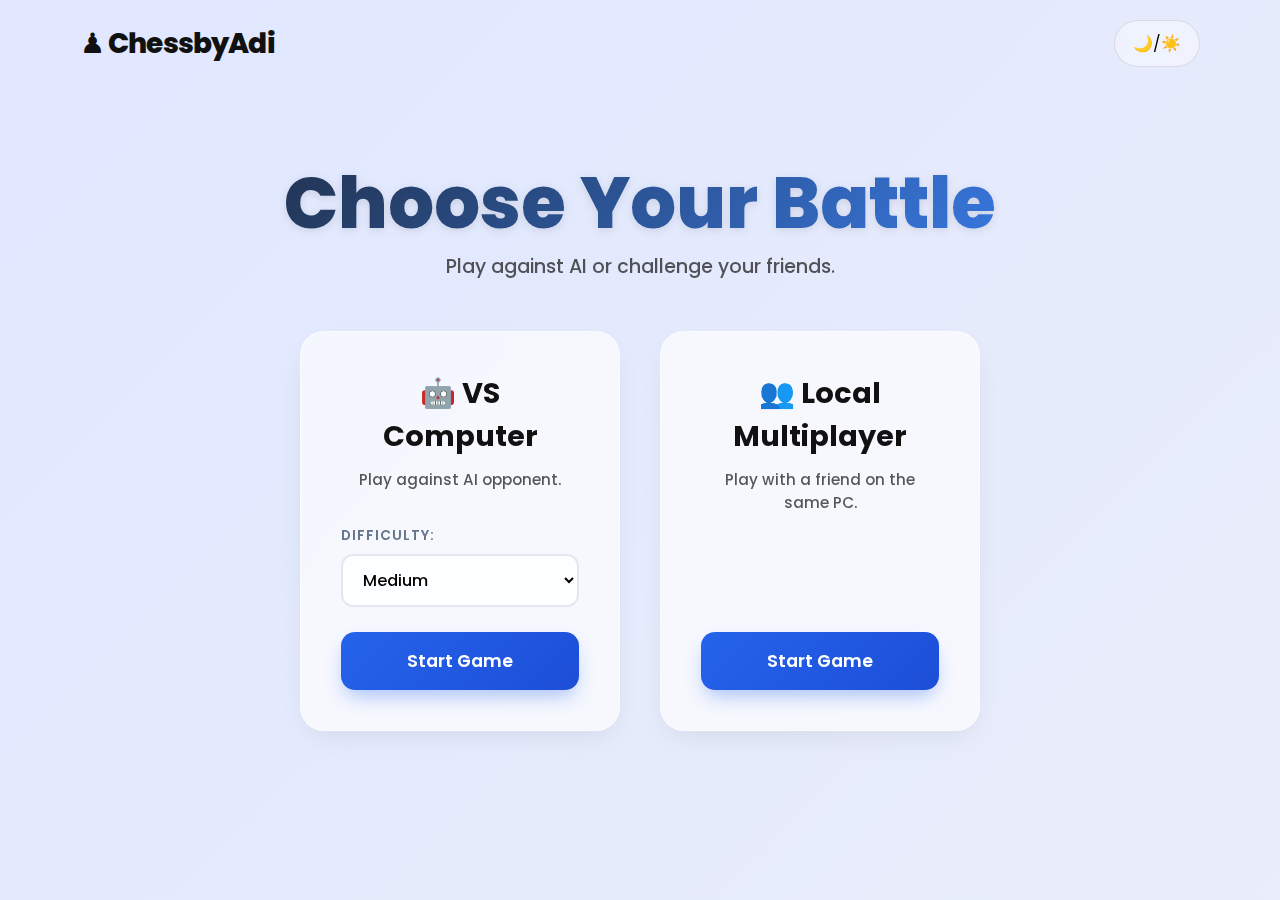
<file: index.html>
<!DOCTYPE html>
<html lang="en">
<head>
  <meta charset="UTF-8" />
  <meta name="viewport" content="width=device-width, initial-scale=1.0" />
  <title>Chess Arena</title>
  <link rel="stylesheet" href="style.css" />
</head>
<body>

  <header>
    <div class="logo">♟ ChessbyAdi</div>
    <button class="toggle" id="themeToggle">🌙/☀️</button>
  </header>

  <div class="container">
    <div id="home" class="home">
      <h1>Choose Your Battle</h1>
      <p>Play against AI or challenge your friends.</p>

      <div class="options">
        <div class="card">
          <h2>🤖 VS Computer</h2>
          <p>Play against AI opponent.</p>
          <div class="difficulty-select">
            <label for="difficulty">Difficulty:</label>
            <select id="difficulty">
              <option value="easy">Easy (Fast)</option>
              <option value="medium" selected>Medium</option>
              <option value="hard">Hard (Slow)</option>
            </select>
          </div>
          <button id="startGame">Start Game</button>
        </div>

        <div class="card">
          <h2>👥 Local Multiplayer</h2>
          <p>Play with a friend on the same PC.</p>
          <button id="startLocalMultiplayer">Start Game</button>
        </div>
      </div>
    </div>

    <div id="boardScreen" class="board-screen hidden">
      <div class="game-header">
        <button id="backBtn" class="btn-small">← Exit</button>
        <h2>Chess Board</h2>
        <button id="undoBtn" class="btn-small">↶ Undo</button>
      </div>
      <div id="notifications" class="notifications"></div>
      
      <div class="game-container">
        <div id="board" class="board"></div>
        
        <div class="sidebar">
          <div class="stats">
            <h3>Game Stats</h3>
            <div id="stats" class="stats-content"></div>
          </div>
          <div class="history">
            <h3>Move History</h3>
            <div id="moveHistory" class="move-list"></div>
          </div>
        </div>
      </div>
      <p id="status" class="hint">Click piece → click square</p>
    </div>
    
    <div id="winnerScreen" class="winner-screen hidden">
      <div class="winner-modal">
        <h1 id="winnerTitle">Game Over!</h1>
        <p id="winnerMessage">Congratulations you win!</p>
        <button id="playAgainBtn">Play Again</button>
        <button id="exitBtn">Exit to Main Menu</button>
      </div>
    </div>
  </div>
<div id="promotionModal" class="winner-screen hidden">
      <div class="winner-modal">
        <h2>Pawn Upgrade!</h2>
        <p>Choose your piece:</p>
        <div class="promotion-options">
          <button onclick="selectPromotion('q')">♛</button>
          <button onclick="selectPromotion('r')">♜</button>
          <button onclick="selectPromotion('b')">♝</button>
          <button onclick="selectPromotion('n')">♞</button>
        </div>
      </div>
    </div>
  <script src="script.js"></script>
</body>
</html>
</file>
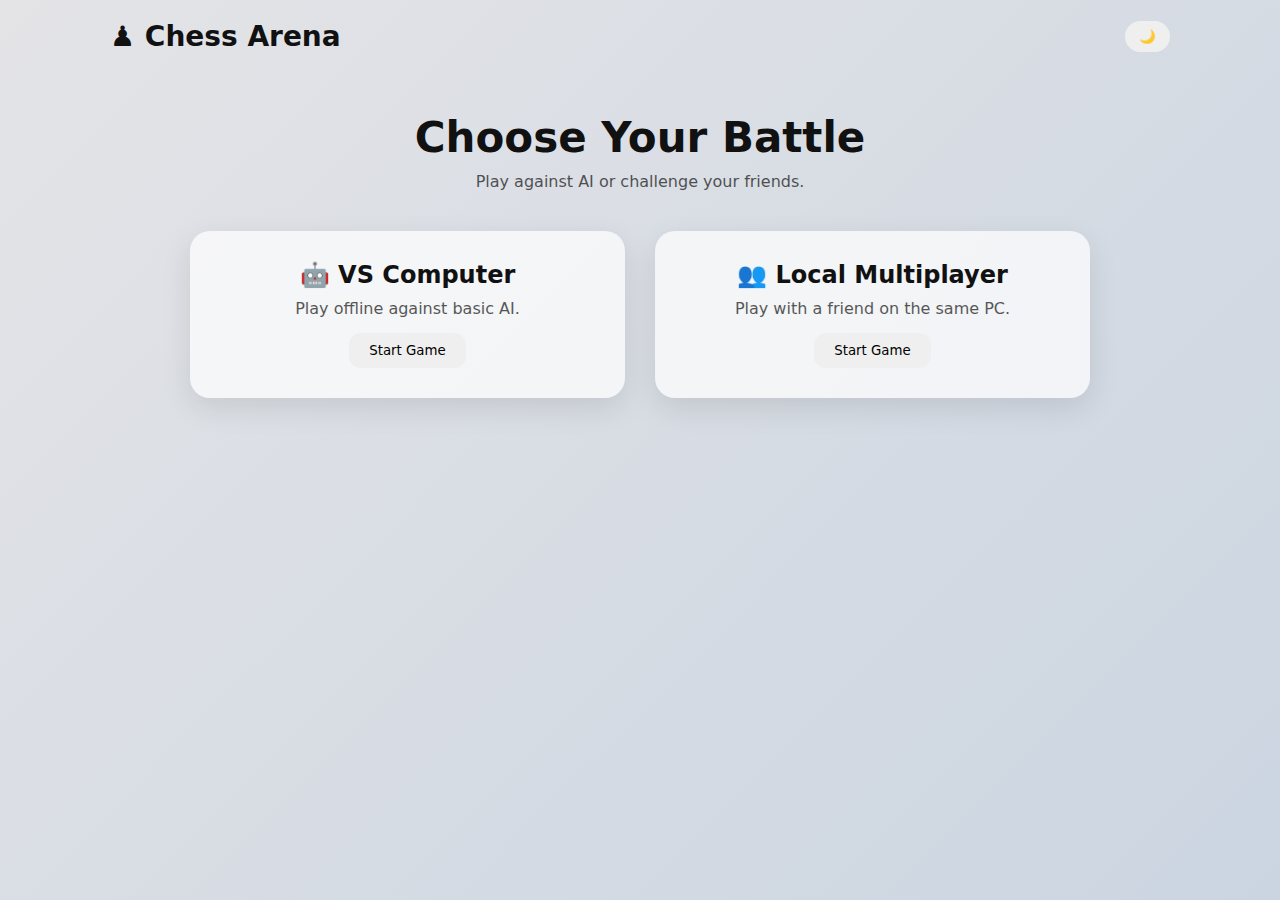
<file: chess-website/index.html>
<!DOCTYPE html>
<html lang="en">
<head>
  <meta charset="UTF-8" />
  <meta name="viewport" content="width=device-width, initial-scale=1.0" />
  <title>Chess Arena</title>
  <link rel="stylesheet" href="style.css" />
</head>
<body>

  <header>
    <div class="logo">♟ Chess Arena</div>
    <button class="toggle" id="themeToggle">🌙</button>
  </header>

  <div class="container">
    <!-- Home Screen -->
    <div id="home" class="home">
      <h1>Choose Your Battle</h1>
      <p>Play against AI or challenge your friends.</p>

      <div class="options">
        <div class="card">
          <h2>🤖 VS Computer</h2>
          <p>Play offline against basic AI.</p>
          <button id="startGame">Start Game</button>
        </div>

        <div class="card">
          <h2>👥 Local Multiplayer</h2>
          <p>Play with a friend on the same PC.</p>
          <button id="startLocalMultiplayer">Start Game</button>
        </div>
      </div>
    </div>
    <div id="boardScreen" class="board-screen hidden">
      <button id="backBtn">← Back</button>
      <h2>Chess Board</h2>
      <div id="notifications" class="notifications"></div>
      <div id="board" class="board"></div>
      <p id="status" class="hint">Click piece → click square</p>
    </div>
    
    <!-- Winner Screen -->
    <div id="winnerScreen" class="winner-screen hidden">
      <div class="winner-modal">
        <h1 id="winnerTitle">Game Over!</h1>
        <p id="winnerMessage">Congratulations you win!</p>
        <button id="playAgainBtn">Play Again</button>
        <button id="exitBtn">Exit to Main menu</button>
      </div>
    </div>
  </div>

  <script src="script.js"></script>
</body>
</html>
</file>
<file: style.css>
@import url('https://fonts.googleapis.com/css2?family=Poppins:wght@400;600;800&display=swap');

* {
  margin: 0;
  padding: 0;
  box-sizing: border-box;
  font-family: 'Poppins', system-ui, -apple-system, sans-serif;
}

body {
  min-height: 100vh;
  /* Subtle animated gradient background */
  background: linear-gradient(135deg, #e0e7ff, #f3f4f6, #e4e4e7);
  background-size: 400% 400%;
  animation: gradientBG 15s ease infinite;
  color: #111;
  transition: background 0.3s, color 0.3s;
}

body.dark {
  background: linear-gradient(135deg, #0f172a, #1e293b, #000);
  background-size: 400% 400%;
  color: white;
}

@keyframes gradientBG {
  0% { background-position: 0% 50%; }
  50% { background-position: 100% 50%; }
  100% { background-position: 0% 50%; }
}

header {
  max-width: 1200px;
  margin: auto;
  padding: 20px 40px;
  display: flex;
  justify-content: space-between;
  align-items: center;
}

.logo {
  font-size: 28px;
  font-weight: 800;
  letter-spacing: -1px;
}

.toggle {
  padding: 10px 18px;
  border-radius: 30px;
  border: 1px solid rgba(0,0,0,0.1);
  background: rgba(255,255,255,0.4);
  cursor: pointer;
  font-size: 16px;
  transition: transform 0.2s;
  backdrop-filter: blur(5px);
}
.toggle:hover { transform: scale(1.1); }

.container {
  display: flex;
  justify-content: center;
  align-items: center;
  flex-direction: column;
  padding: 20px;
  min-height: 80vh;
}

/* --- NEW HOME SCREEN STYLING (Animated & Modern) --- */

.home {
  text-align: center;
  max-width: 1000px;
  width: 100%;
  /* Entrance Animation */
  animation: fadeInUp 1s cubic-bezier(0.22, 1, 0.36, 1);
}

.home h1 {
  font-size: 4.5rem;
  margin-bottom: 10px;
  line-height: 1.1;
  font-weight: 800;
  /* Gradient Text */
  background: linear-gradient(135deg, #1e293b 0%, #3b82f6 100%);
  -webkit-background-clip: text;
  -webkit-text-fill-color: transparent;
  filter: drop-shadow(0 2px 4px rgba(0,0,0,0.1));
}

body.dark .home h1 {
  background: linear-gradient(135deg, #f8fafc 0%, #94a3b8 100%);
  -webkit-background-clip: text;
  -webkit-text-fill-color: transparent;
}

.home p {
  font-size: 1.2rem;
  opacity: 0.7;
  margin-bottom: 50px;
  font-weight: 500;
}

.options {
  display: flex;
  justify-content: center;
  gap: 40px;
  margin-top: 20px;
  flex-wrap: wrap;
}

/* Glassmorphism Cards */
.card {
  background: rgba(255, 255, 255, 0.65);
  padding: 40px;
  border-radius: 24px;
  border: 1px solid rgba(255, 255, 255, 0.5);
  box-shadow: 0 10px 30px -10px rgba(0,0,0,0.1);
  transition: all 0.4s cubic-bezier(0.175, 0.885, 0.32, 1.275);
  backdrop-filter: blur(12px);
  width: 320px;
  display: flex;
  flex-direction: column;
  justify-content: space-between;
}

body.dark .card {
  background: rgba(30, 41, 59, 0.6);
  border-color: rgba(255, 255, 255, 0.05);
  box-shadow: 0 10px 30px -10px rgba(0,0,0,0.5);
}

.card:hover {
  transform: translateY(-15px) scale(1.02);
  box-shadow: 0 25px 50px -12px rgba(37, 99, 235, 0.25);
  border-color: #fff;
}

.card h2 {
  font-size: 1.8rem;
  margin-bottom: 10px;
  font-weight: 700;
}

.card p {
  font-size: 0.95rem;
  margin-bottom: 25px;
}

.difficulty-select {
  margin: 10px 0 25px 0;
  text-align: left;
}

.difficulty-select label {
  display: block;
  font-size: 0.85rem;
  font-weight: 600;
  margin-bottom: 8px;
  text-transform: uppercase;
  letter-spacing: 1px;
  color: #64748b;
}

body.dark .difficulty-select label { color: #94a3b8; }

.difficulty-select select {
  width: 100%;
  padding: 12px 16px;
  border-radius: 12px;
  border: 2px solid #e2e8f0;
  background: rgba(255,255,255,0.8);
  font-size: 1rem;
  font-weight: 500;
  outline: none;
  cursor: pointer;
  transition: 0.2s;
}

.difficulty-select select:focus {
  border-color: #3b82f6;
  box-shadow: 0 0 0 4px rgba(59, 130, 246, 0.1);
}

.card button {
  width: 100%;
  padding: 16px;
  border-radius: 14px;
  border: none;
  background: linear-gradient(135deg, #2563eb 0%, #1d4ed8 100%);
  color: white;
  font-weight: 600;
  font-size: 1.1rem;
  cursor: pointer;
  transition: 0.3s;
  box-shadow: 0 10px 20px -5px rgba(37, 99, 235, 0.4);
  margin-top: auto;
}

.card button:hover {
  transform: translateY(-2px);
  box-shadow: 0 15px 30px -5px rgba(37, 99, 235, 0.5);
  background: linear-gradient(135deg, #3b82f6 0%, #2563eb 100%);
}

@keyframes fadeInUp {
  from { opacity: 0; transform: translateY(40px); }
  to { opacity: 1; transform: translateY(0); }
}
.board-screen {
  display: flex;
  flex-direction: column;
  align-items: center;
  gap: 20px;
  width: 100%;
}

.game-header {
  display: flex;
  justify-content: space-between;
  align-items: center;
  width: 100%;
  max-width: 900px;
}

.btn-small {
  padding: 8px 16px;
  border-radius: 8px;
  border: none;
  cursor: pointer;
  background: #475569;
  color: white;
  font-size: 14px;
  transition: 0.2s;
}

.btn-small:hover { background: #334155; }

.game-container {
  display: flex;
  gap: 30px;
  align-items: flex-start;
  justify-content: center;
  flex-wrap: wrap;
}

.board {
  display: grid;
  grid-template-columns: repeat(8, 60px);
  grid-template-rows: repeat(8, 60px);
  border: 8px solid #333; 
  border-radius: 4px;
  user-select: none;
  background: #333;
}

.square {
  width: 60px;
  height: 60px;
  display: flex;
  align-items: center;
  justify-content: center;
  font-size: 40px;
  cursor: pointer;
}

/* Board Colors */
.light { 
  background-color: #eeeed2; 
}
.dark-square { 
  background-color: #769656;
}

/* Highlights */
.selected { background-color: #fbbf24 !important; }
.valid { 
  position: relative;
}
.valid::after {
  content: '';
  position: absolute;
  width: 15px;
  height: 15px;
  background: rgba(0,0,0,0.3);
  border-radius: 50%;
}

.sidebar {
  width: 300px;
  display: flex;
  flex-direction: column;
  gap: 20px;
}

.stats, .history {
  background: rgba(255,255,255,0.5);
  padding: 15px;
  border-radius: 12px;
  max-height: 250px;
  overflow: hidden;
  display: flex;
  flex-direction: column;
}

body.dark .stats, body.dark .history {
  background: rgba(30, 41, 59, 0.5);
}

.stats-content { font-size: 14px; line-height: 1.6; }

.move-list {
  overflow-y: auto;
  flex: 1;
  font-family: monospace;
  font-size: 13px;
  margin-top: 10px;
}

.move-item {
  padding: 2px 0;
  border-bottom: 1px solid rgba(0,0,0,0.1);
}

.notifications {
  height: 24px;
  color: #ef4444;
  font-weight: bold;
}

.hidden { display: none !important; }

/* --- Winner Modal --- */
.winner-screen {
  position: fixed;
  top: 0; left: 0; width: 100%; height: 100%;
  background: rgba(21, 19, 19, 0.8);
  display: flex;
  justify-content: center;
  align-items: center;
  z-index: 999;
}

.winner-modal {
  background: white;
  padding: 40px;
  border-radius: 20px;
  text-align: center;
  width: 90%;
  max-width: 400px;
}

body.dark .winner-modal { background: #1e293b; }

.winner-modal button {
  display: block;
  width: 100%;
  margin: 10px 0;
  padding: 12px;
  border: none;
  border-radius: 8px;
  cursor: pointer;
  background: #2563eb;
  color: white;
}

/* --- Mobile Responsiveness --- */
@media (max-width: 768px) {
  .board {
    grid-template-columns: repeat(8, 1fr);
    grid-template-rows: repeat(8, 1fr);
    width: 100vw;
    height: 100vw;
    max-width: 400px;
    max-height: 400px;
  }
  
  .square {
    width: auto;
    height: auto;
    font-size: 30px;
  }

  .game-container {
    flex-direction: column;
    align-items: center;
  }

  .sidebar {
    width: 100%;
    max-width: 400px;
    flex-direction: row;
  }
  
  .stats, .history { flex: 1; }
  
  .game-header h2 { font-size: 1.2rem; }
  
  .home h1 { font-size: 2.5rem; }
}

/* Pieces Styling */
.white-piece {
  color: #ffffff !important;
  text-shadow: 
    1px 1px 0 #000,
    -1px -1px 0 #000,
    1px -1px 0 #000,
    -1px 1px 0 #000,
    1px 1px 3px rgba(0,0,0,0.5);
  font-weight: bold;
}

/* Forces Black pieces to be Black */
.black-piece {
  color: #000000 !important;
  text-shadow: 0 0 1px rgba(255,255,255,0.3); /* Slight glow for visibility on dark squares */
}

/* Selected & Valid Moves */
.selected { 
  background-color: #baca44 !important;
}

.valid::after {
  content: '';
  position: absolute;
  width: 20px;
  height: 20px;
  background: rgba(0, 0, 0, 0.2);
  border-radius: 50%;
}
/* If capturing a piece, show a ring instead of a dot */
.valid.capture::after {
  background: transparent;
  border: 4px solid rgba(0, 0, 0, 0.2);
  width: 50px;
  height: 50px;
}
/* Promotion Modal Specifics */
.promotion-options {
  display: flex;
  gap: 15px;
  justify-content: center;
  margin-top: 20px;
}

.promotion-options button {
  font-size: 40px;
  width: 70px;
  height: 70px;
  background: #f0fdf4;
  border: 2px solid #333;
  border-radius: 10px;
  cursor: pointer;
  transition: transform 0.2s;
  display: flex;
  align-items: center;
  justify-content: center;
  color: black;
}

.promotion-options button:hover {
  transform: scale(1.1);
  background: #baca44;
}

body.dark .promotion-options button {
  background: #334155;
  color: white;
  border-color: #94a3b8;
}
</file>
<file: chess-website/style.css>
* {
  margin: 0;
  padding: 0;
  box-sizing: border-box;
  font-family: system-ui, sans-serif;
}

body {
  min-height: 100vh;
  background: linear-gradient(135deg, #e4e4e7, #cbd5e1);
  color: #111;
  transition: 0.3s;
}

body.dark {
  background: linear-gradient(135deg, #0f172a, #000);
  color: white;
}

header {
  max-width: 1100px;
  margin: auto;
  padding: 20px;
  display: flex;
  justify-content: space-between;
  align-items: center;
}

.logo {
  font-size: 28px;
  font-weight: bold;
}

.toggle {
  padding: 8px 14px;
  border-radius: 20px;
  border: none;
  cursor: pointer;
}

.container {
  display: flex;
  justify-content: center;
  align-items: center;
  flex-direction: column;
  padding: 40px 20px;
}

.home {
  text-align: center;
  max-width: 900px;
  width: 100%;
}

.home h1 {
  font-size: 42px;
}

.home p {
  opacity: 0.7;
  margin-top: 10px;
}

.options {
  display: grid;
  grid-template-columns: repeat(auto-fit, minmax(250px, 1fr));
  gap: 30px;
  margin-top: 40px;
}

.card {
  background: rgba(255,255,255,0.7);
  padding: 30px;
  border-radius: 20px;
  box-shadow: 0 10px 30px rgba(0,0,0,0.1);
  transition: 0.3s;
}

body.dark .card {
  background: rgba(255,255,255,0.05);
}

.card:hover {
  transform: translateY(-6px) scale(1.02);
}

.card button {
  margin-top: 15px;
  padding: 10px 20px;
  border-radius: 12px;
  border: none;
  cursor: pointer;
}

.board-screen {
  display: flex;
  flex-direction: column;
  align-items: center;
  gap: 20px;
}

.hidden {
  display: none;
}

.board {
  display: grid;
  grid-template-columns: repeat(8, 70px);
  grid-template-rows: repeat(8, 70px);
  border-radius: 20px;
  overflow: hidden;
  box-shadow: 0 20px 60px rgba(0,0,0,0.4);
}

.square {
  display: flex;
  align-items: center;
  justify-content: center;
  font-size: 36px;
  cursor: pointer;
}

.light { background: #d1fae5; }
.dark-square { background: #065f46; color: white; }
.selected { outline: 3px solid gold; }

.hint { opacity: 0.6; }

@media(max-width:600px){
  .board {
    grid-template-columns: repeat(8, 45px);
    grid-template-rows: repeat(8, 45px);
  }
}
</file>
